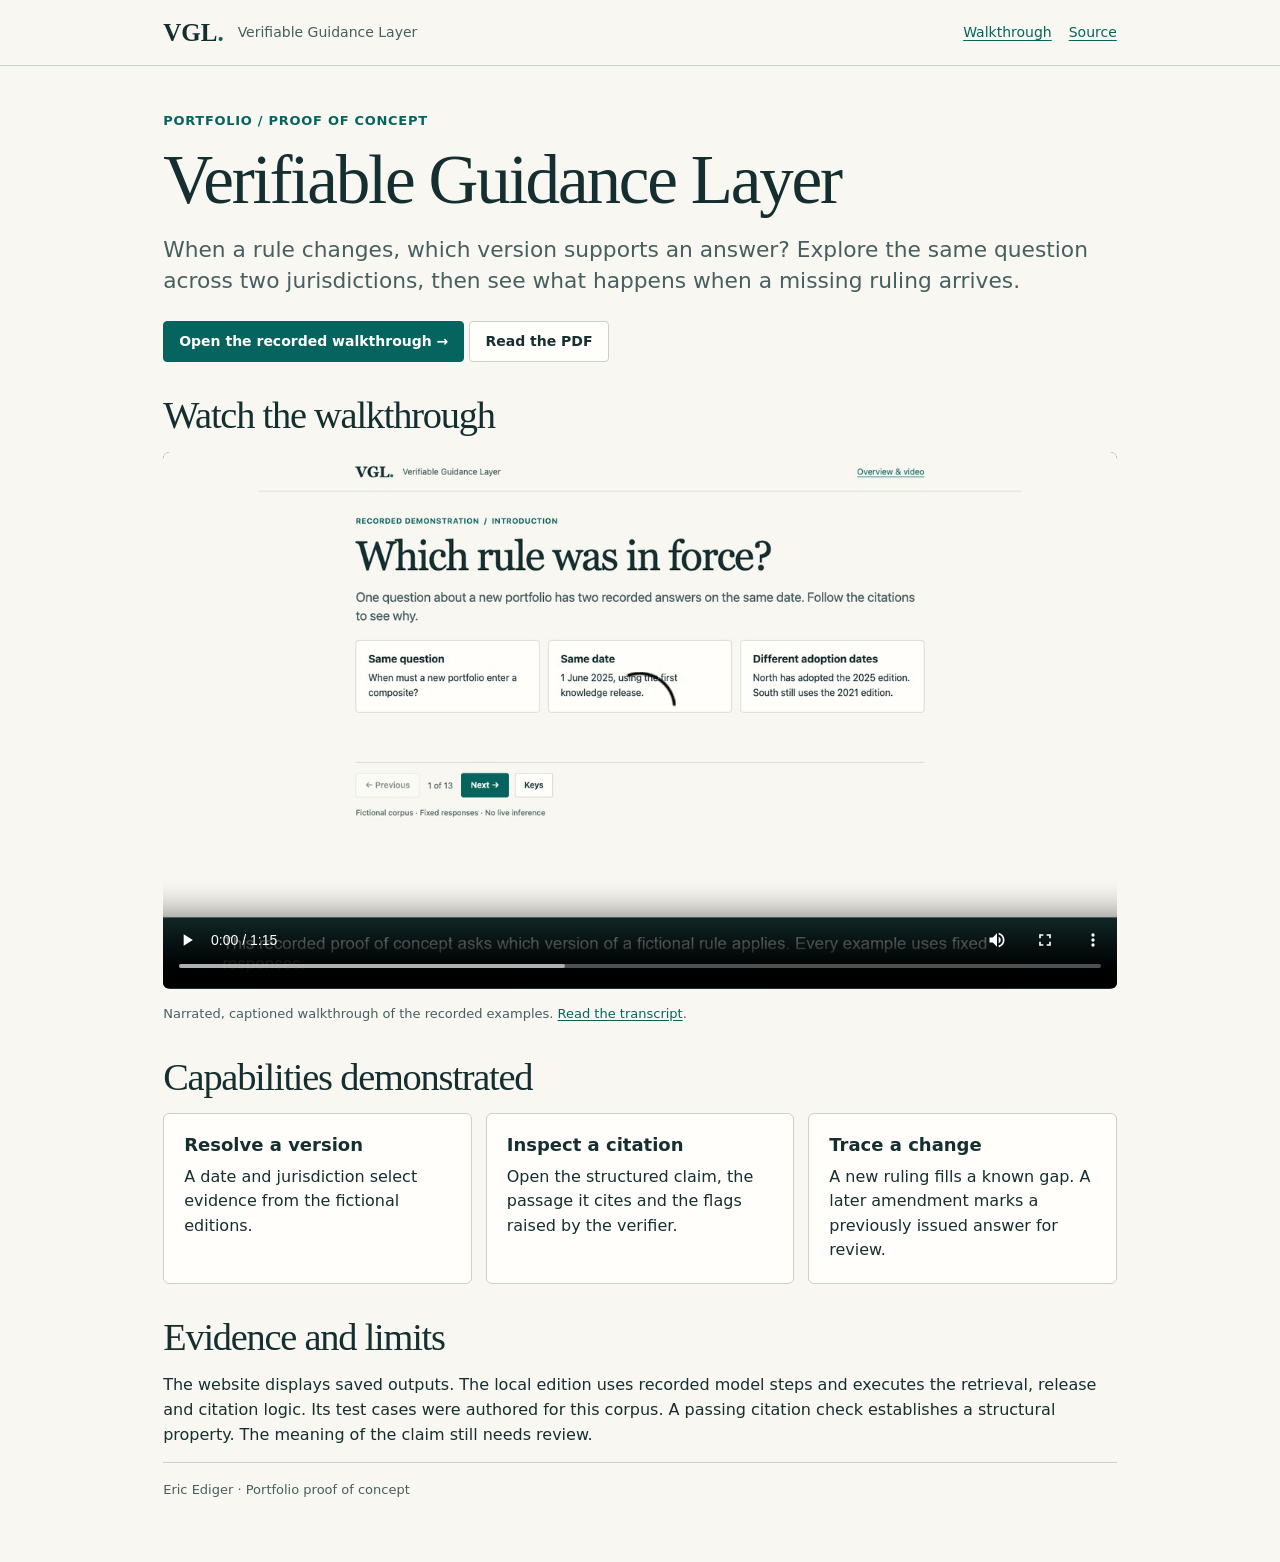
<file: website/index.html>
<!doctype html>
<html lang="en"><head><meta charset="utf-8"><meta name="robots" content="noindex,nofollow">
<meta name="viewport" content="width=device-width,initial-scale=1">
<meta http-equiv="refresh" content="0; url=vgl/review/index.html">
<title>Verifiable Guidance Layer</title></head>
<body><a href="vgl/review/index.html">Open the Verifiable Guidance Layer proof of concept</a></body></html>
</file>
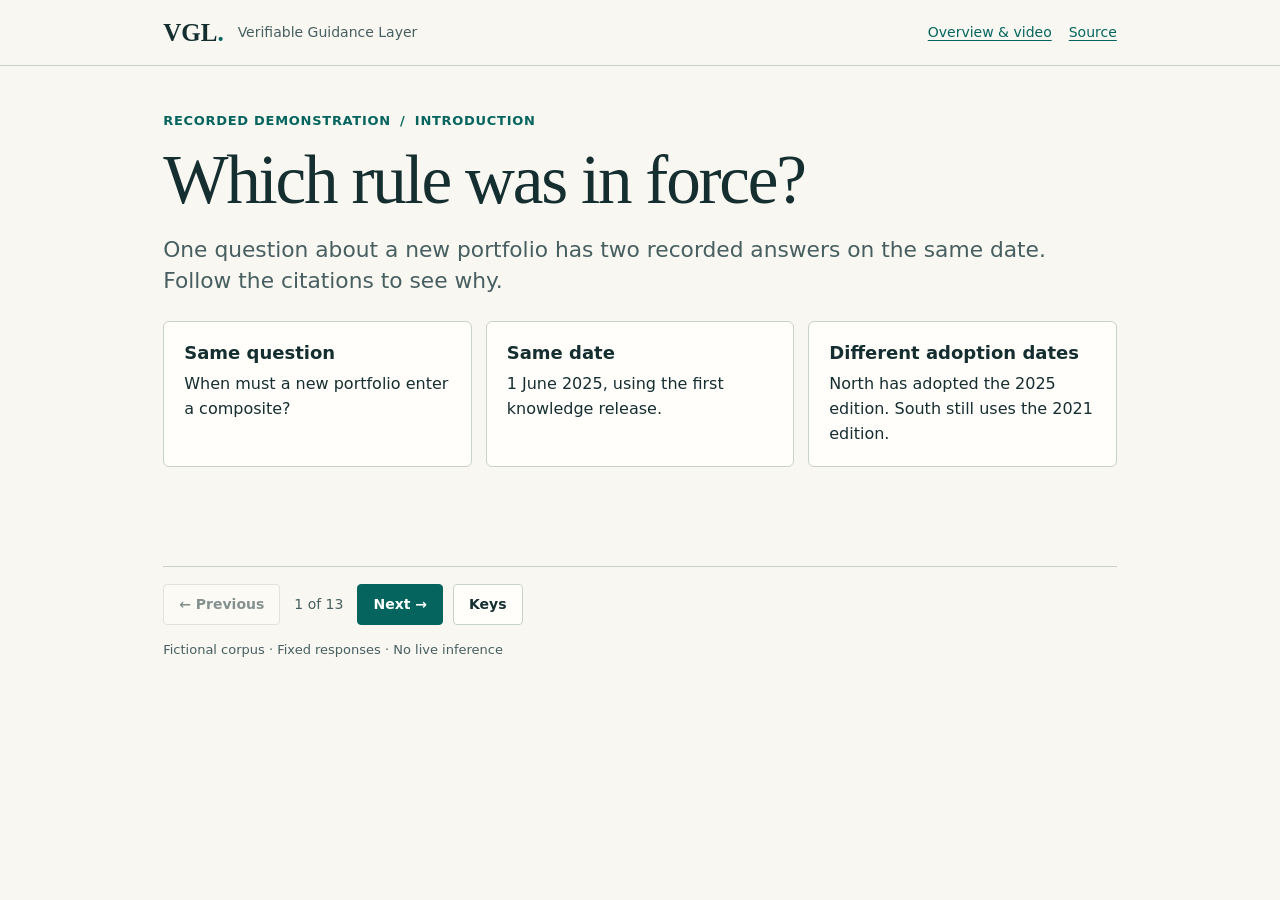
<file: website/vgl/index.html>
<!doctype html><html lang="en"><head><meta charset="utf-8"><meta name="viewport" content="width=device-width,initial-scale=1"><meta name="robots" content="noindex,nofollow"><title>Verifiable Guidance Layer • Recorded walkthrough</title><meta name="description" content="Explore how the date, jurisdiction and knowledge release change a recorded answer."><meta property="og:title" content="Verifiable Guidance Layer • Recorded walkthrough"><meta property="og:description" content="Explore how the date, jurisdiction and knowledge release change a recorded answer."><script>if (!location.pathname.endsWith("/") && !location.pathname.endsWith(".html")) { const base = document.createElement("base"); base.href = location.pathname + "/"; document.head.append(base); }</script><link rel="stylesheet" href="site.css"><script src="project.js" defer></script></head><body><header><div class="bar"><span class="brand">VGL<span class="dot">.</span></span><span class="brandname">Verifiable Guidance Layer</span><nav><a href="review/index.html">Overview & video</a><a data-source hidden>Source</a></nav></div></header>
<main><section class="step" aria-labelledby="title"><div class="eyebrow">Recorded demonstration <span> / </span> <span id="chapter"></span></div><h1 id="title" tabindex="-1"></h1><p class="lead" id="lede"></p><div id="content"></div></section>
<div class="controls"><button id="prev" aria-label="Previous step">← Previous</button><span id="position" role="status"></span><button id="next" aria-label="Next step">Next →</button><button id="help" aria-label="Keyboard shortcuts">Keys</button></div>
<p class="foot">Fictional corpus · Fixed responses · No live inference</p></main>
<dialog id="dialog"><div class="dialogbar"><h2 id="dialogtitle"></h2><button id="close">Close</button></div><div id="dialogbody"></div></dialog><script defer src="data.js"></script><script defer src="app.js"></script></body></html>
</file>
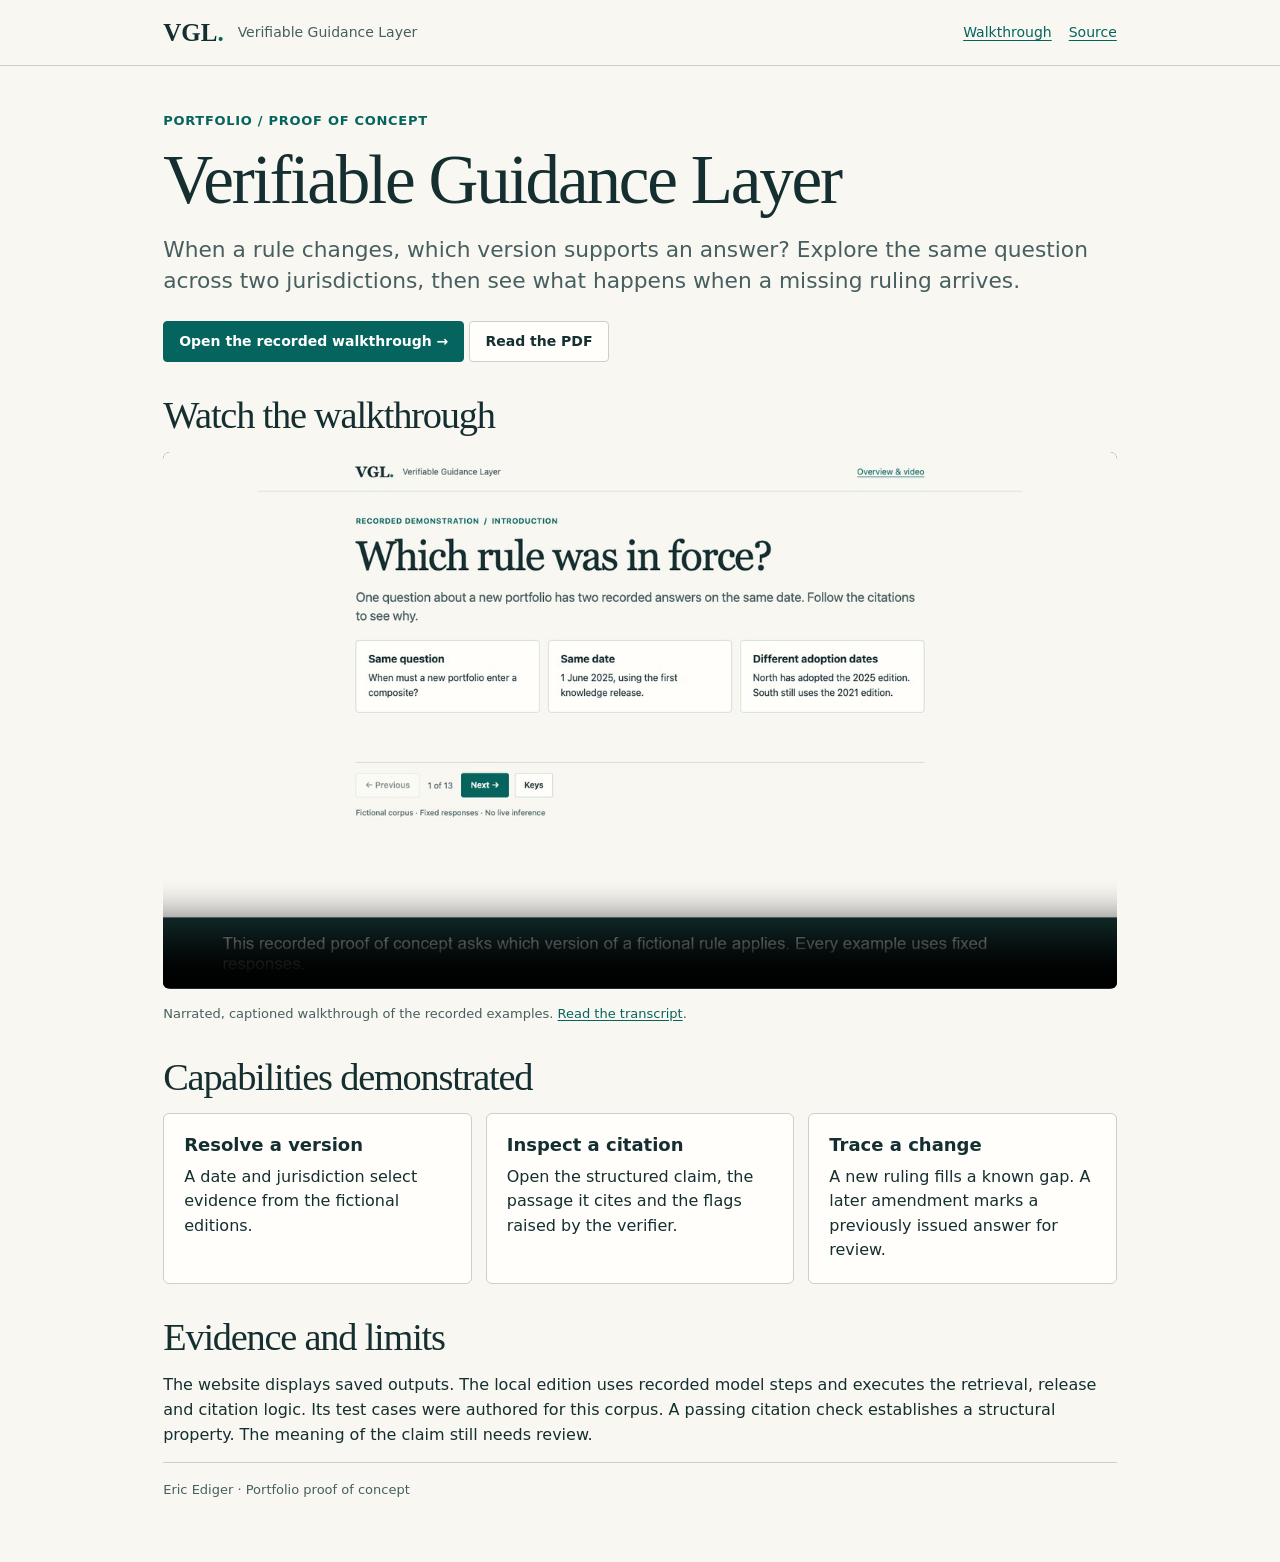
<file: website/vgl/review/index.html>
<!doctype html><html lang="en"><head><meta charset="utf-8"><meta name="viewport" content="width=device-width,initial-scale=1"><meta name="robots" content="noindex,nofollow"><title>Verifiable Guidance Layer • Proof of concept</title><meta name="description" content="A recorded demonstration of citation checks on fictional, versioned guidance."><meta property="og:title" content="Verifiable Guidance Layer • Proof of concept"><meta property="og:description" content="A recorded demonstration of citation checks on fictional, versioned guidance."><script>if (!location.pathname.endsWith("/") && !location.pathname.endsWith(".html")) { const base = document.createElement("base"); base.href = location.pathname + "/"; document.head.append(base); }</script><link rel="stylesheet" href="../site.css"><script src="../project.js" defer></script></head><body><header><div class="bar"><span class="brand">VGL<span class="dot">.</span></span><span class="brandname">Verifiable Guidance Layer</span><nav><a href="../index.html#1.1">Walkthrough</a><a data-source hidden>Source</a></nav></div></header>
<main><div class="eyebrow">Portfolio / Proof of concept</div><h1>Verifiable Guidance Layer</h1><p class="lead">When a rule changes, which version supports an answer? Explore the same question across two jurisdictions, then see what happens when a missing ruling arrives.</p>
<p><a class="action" href="../index.html#1.1">Open the recorded walkthrough →</a> <a class="secondary" href="vgl-walkthrough.pdf">Read the PDF</a></p>
<section><h2>Watch the walkthrough</h2><video controls playsinline preload="metadata" poster="../media/poster.jpg"><source src="../media/vgl-walkthrough.mp4" type="video/mp4"><source src="../media/vgl-walkthrough.webm" type="video/webm"><track kind="captions" srclang="en" label="English" src="../media/vgl-walkthrough.vtt"><a href="../media/vgl-walkthrough.mp4">Download the video</a></video><p class="foot">Narrated, captioned walkthrough of the recorded examples. <a href="../media/transcript.html">Read the transcript</a>.</p></section>
<section><h2>Capabilities demonstrated</h2><div class="grid"><article><h3>Resolve a version</h3><p>A date and jurisdiction select evidence from the fictional editions.</p></article><article><h3>Inspect a citation</h3><p>Open the structured claim, the passage it cites and the flags raised by the verifier.</p></article><article><h3>Trace a change</h3><p>A new ruling fills a known gap. A later amendment marks a previously issued answer for review.</p></article></div></section>
<section><h2>Evidence and limits</h2><p>The website displays saved outputs. The local edition uses recorded model steps and executes the retrieval, release and citation logic. Its test cases were authored for this corpus. A passing citation check establishes a structural property. The meaning of the claim still needs review.</p></section>
<footer>Eric Ediger · Portfolio proof of concept</footer></main></body></html>
</file>
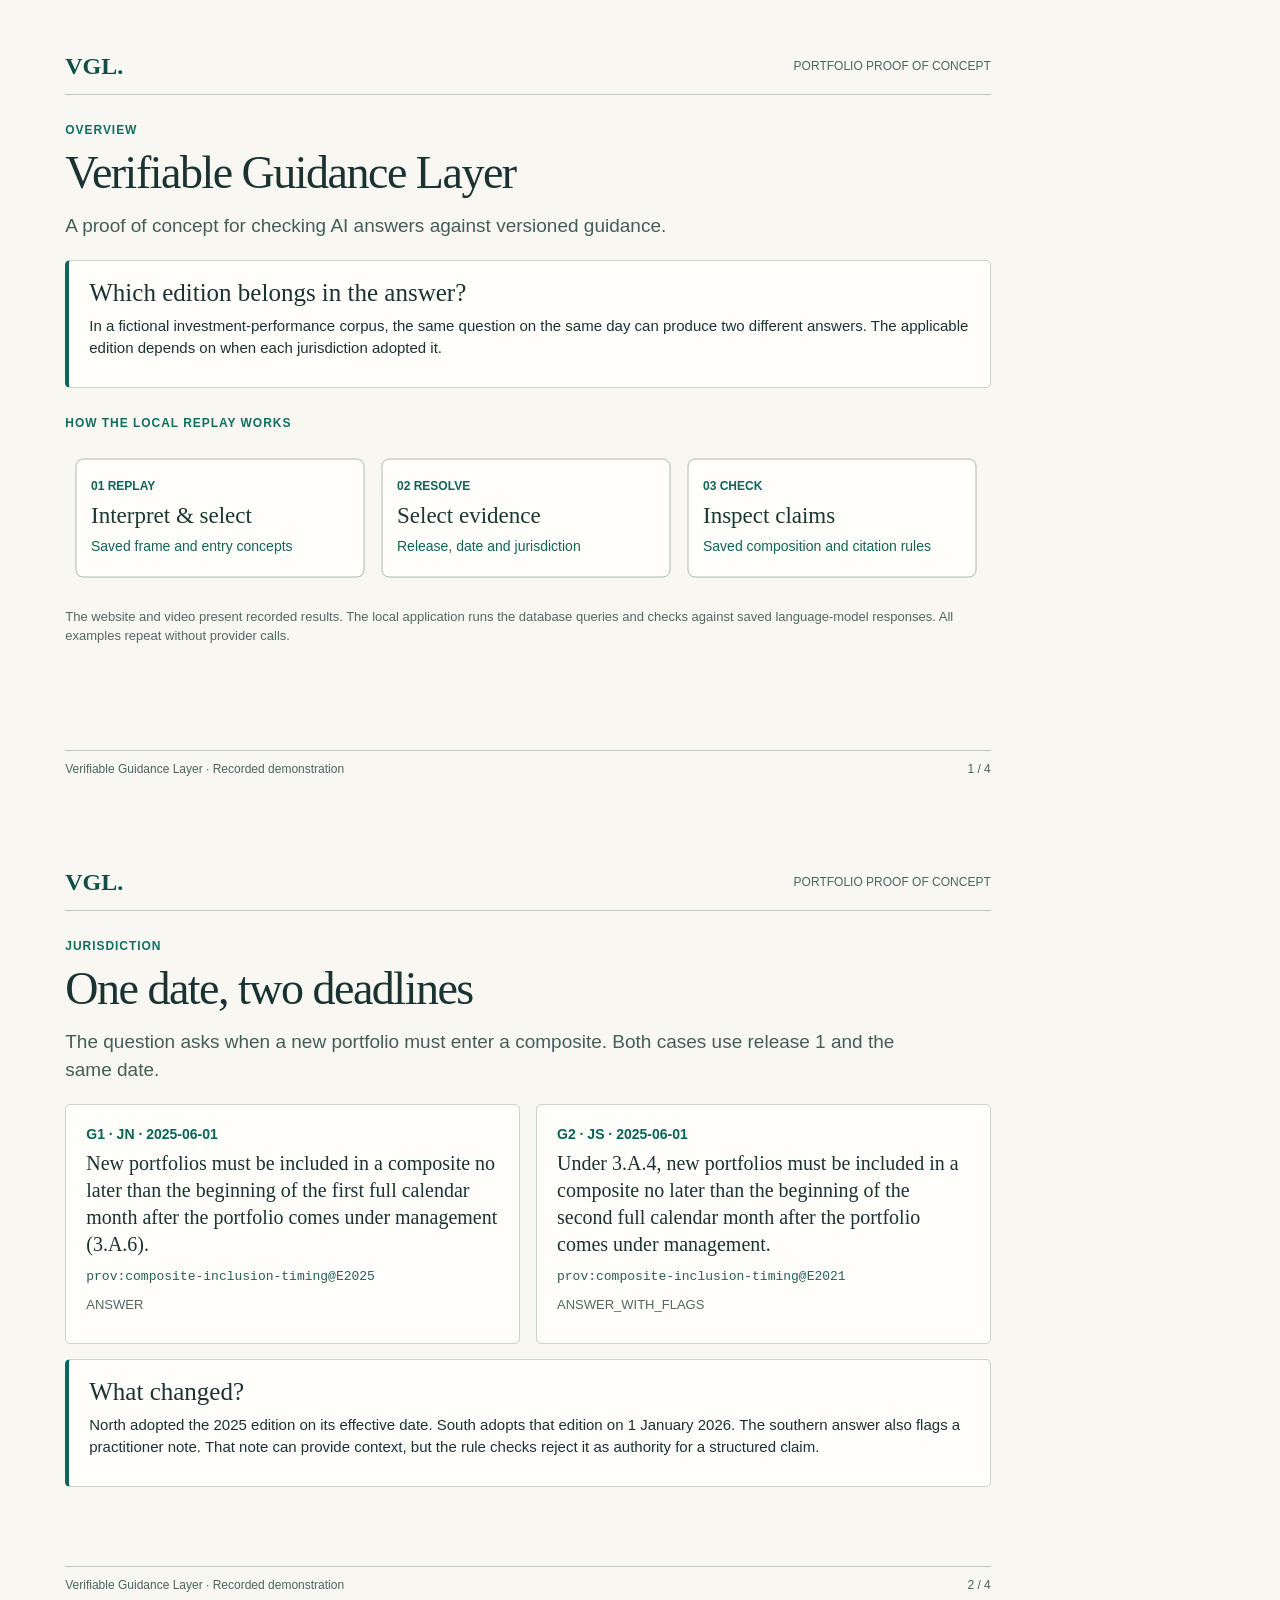
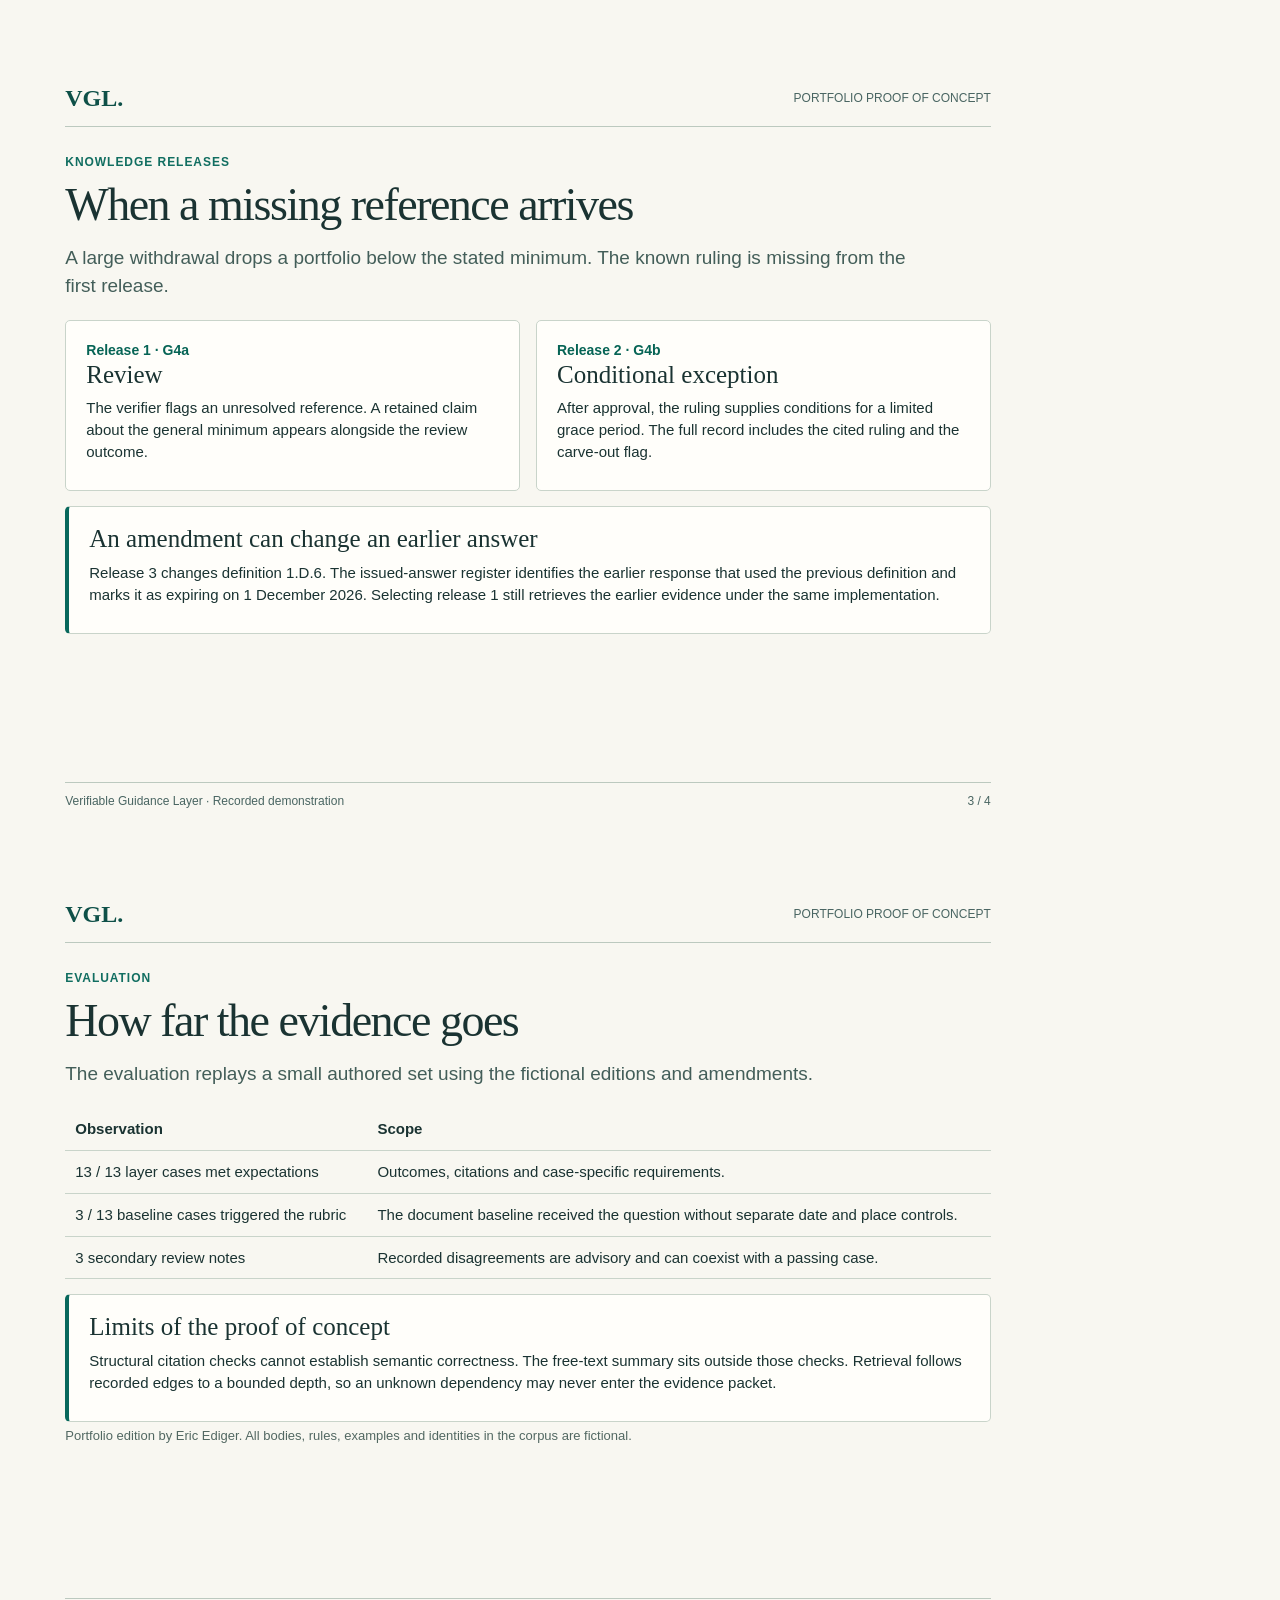
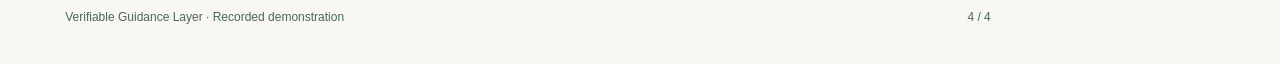
<file: docs/pdf/walkthrough.html>
<!doctype html><html lang="en"><head><meta charset="utf-8"><meta name="author" content="Eric Ediger"><title>Verifiable Guidance Layer | Recorded walkthrough</title><style>
@page{size:letter landscape;margin:0}
*{box-sizing:border-box}body{margin:0;font:15px/1.46 Arial,sans-serif;color:#1a3332;background:#f8f7f1}
.page{width:11in;height:8.5in;padding:0.55in .68in .48in;break-after:page;position:relative}.page:last-child{break-after:auto}
header,footer{display:flex;align-items:center;justify-content:space-between;color:#496562;font:12px Arial,sans-serif}
header{padding-bottom:14px;border-bottom:1px solid #bcc9bf}.word{font:bold 24px Georgia,serif;color:#0e5048}footer{position:absolute;left:.68in;right:.68in;bottom:.42in;border-top:1px solid #bcc9bf;padding-top:11px}
.k{font-size:12px;letter-spacing:.08em;text-transform:uppercase;font-weight:bold;color:#116e61;margin:27px 0 10px}h1{font:normal 46px/1.04 Georgia,serif;letter-spacing:-1.5px;margin:8px 0 15px}h2{font:normal 25px/1.13 Georgia,serif;margin:0 0 8px}p{margin:5px 0 10px}.lead{color:#435e59;font-size:19px;max-width:45em;margin-bottom:20px}.cols{display:grid;grid-template-columns:1fr 1fr;gap:16px}.card,.band{border:1px solid #c9d4ca;border-radius:5px;background:#fffefa;padding:18px 20px}.card strong,.band strong{font:600 14px Arial,sans-serif;color:#066455}.band{margin-top:15px;border-left:4px solid #08685c}.ref{font:13px/1.4 monospace;color:#285f56;overflow-wrap:anywhere}.quote{font:normal 20px/1.35 Georgia,serif}.mini{font-size:13px;color:#526862}.flow{width:100%;height:155px;object-fit:contain}.datum{font:normal 33px Georgia,serif;color:#076457;margin:8px 0}table{border-collapse:collapse;width:100%;margin:15px 0}td,th{padding:10px;text-align:left;border-bottom:1px solid #c9d4ca}a{color:#046459}
</style></head><body><section class="page"><header><span class="word">VGL.</span><span>PORTFOLIO PROOF OF CONCEPT</span></header><div class="k">Overview</div><h1>Verifiable Guidance Layer</h1><p class="lead">A proof of concept for checking AI answers against versioned guidance.</p><div class="band"><h2>Which edition belongs in the answer?</h2><p>In a fictional investment-performance corpus, the same question on the same day can produce two different answers. The applicable edition depends on when each jurisdiction adopted it.</p></div><p class="k">How the local replay works</p><img class="flow" src="../diagrams/architecture.svg" alt="Saved intake and search, versioned evidence, then saved claims and citation checks"><p class="mini">The website and video present recorded results. The local application runs the database queries and checks against saved language-model responses. All examples repeat without provider calls.</p><footer><span>Verifiable Guidance Layer · Recorded demonstration</span><span>1 / 4</span></footer></section><section class="page"><header><span class="word">VGL.</span><span>PORTFOLIO PROOF OF CONCEPT</span></header><div class="k">Jurisdiction</div><h1>One date, two deadlines</h1><p class="lead">The question asks when a new portfolio must enter a composite. Both cases use release 1 and the same date.</p><div class="cols"><div class="card"><strong>G1 · JN · 2025-06-01</strong><p class="quote">New portfolios must be included in a composite no later than the beginning of the first full calendar month after the portfolio comes under management (3.A.6).</p><p class="ref">prov:composite-inclusion-timing@E2025</p><p class="mini">ANSWER</p></div><div class="card"><strong>G2 · JS · 2025-06-01</strong><p class="quote">Under 3.A.4, new portfolios must be included in a composite no later than the beginning of the second full calendar month after the portfolio comes under management.</p><p class="ref">prov:composite-inclusion-timing@E2021</p><p class="mini">ANSWER_WITH_FLAGS</p></div></div><div class="band"><h2>What changed?</h2><p>North adopted the 2025 edition on its effective date. South adopts that edition on 1 January 2026. The southern answer also flags a practitioner note. That note can provide context, but the rule checks reject it as authority for a structured claim.</p></div><footer><span>Verifiable Guidance Layer · Recorded demonstration</span><span>2 / 4</span></footer></section><section class="page"><header><span class="word">VGL.</span><span>PORTFOLIO PROOF OF CONCEPT</span></header><div class="k">Knowledge releases</div><h1>When a missing reference arrives</h1><p class="lead">A large withdrawal drops a portfolio below the stated minimum. The known ruling is missing from the first release.</p><div class="cols"><div class="card"><strong>Release 1 · G4a</strong><h2>Review</h2><p>The verifier flags an unresolved reference. A retained claim about the general minimum appears alongside the review outcome.</p></div><div class="card"><strong>Release 2 · G4b</strong><h2>Conditional exception</h2><p>After approval, the ruling supplies conditions for a limited grace period. The full record includes the cited ruling and the carve-out flag.</p></div></div><div class="band"><h2>An amendment can change an earlier answer</h2><p>Release 3 changes definition 1.D.6. The issued-answer register identifies the earlier response that used the previous definition and marks it as expiring on 1 December 2026. Selecting release 1 still retrieves the earlier evidence under the same implementation.</p></div><footer><span>Verifiable Guidance Layer · Recorded demonstration</span><span>3 / 4</span></footer></section><section class="page"><header><span class="word">VGL.</span><span>PORTFOLIO PROOF OF CONCEPT</span></header><div class="k">Evaluation</div><h1>How far the evidence goes</h1><p class="lead">The evaluation replays a small authored set using the fictional editions and amendments.</p><table><thead><tr><th>Observation</th><th>Scope</th></tr></thead><tbody><tr><td>13 / 13 layer cases met expectations</td><td>Outcomes, citations and case-specific requirements.</td></tr><tr><td>3 / 13 baseline cases triggered the rubric</td><td>The document baseline received the question without separate date and place controls.</td></tr><tr><td>3 secondary review notes</td><td>Recorded disagreements are advisory and can coexist with a passing case.</td></tr></tbody></table><div class="band"><h2>Limits of the proof of concept</h2><p>Structural citation checks cannot establish semantic correctness. The free-text summary sits outside those checks. Retrieval follows recorded edges to a bounded depth, so an unknown dependency may never enter the evidence packet.</p></div><p class="mini">Portfolio edition by Eric Ediger. All bodies, rules, examples and identities in the corpus are fictional.</p><footer><span>Verifiable Guidance Layer · Recorded demonstration</span><span>4 / 4</span></footer></section></body></html>
</file>
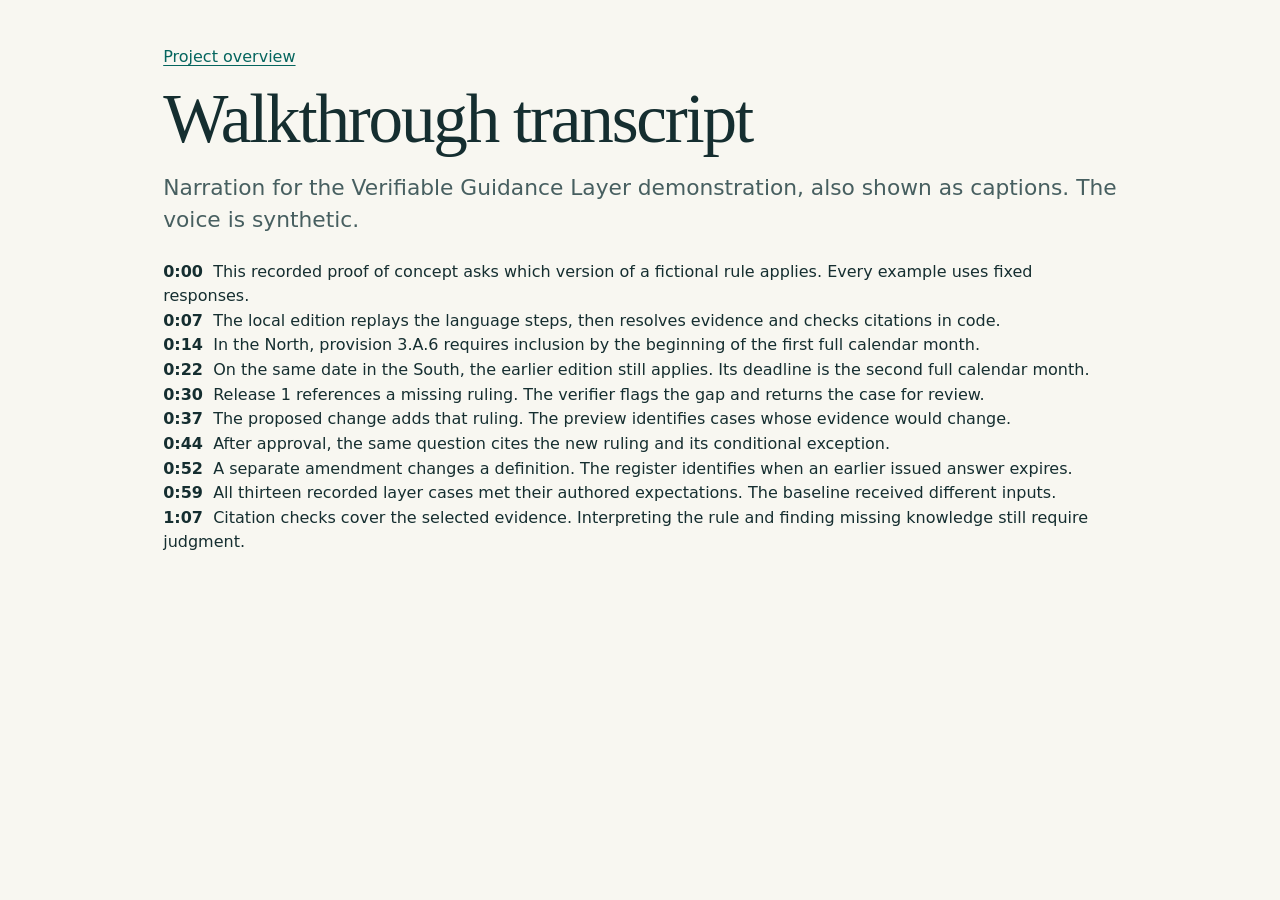
<file: website/vgl/media/transcript.html>
<!doctype html><html lang="en"><meta charset="utf-8"><meta name="viewport" content="width=device-width,initial-scale=1"><meta name="robots" content="noindex,nofollow"><title>Recorded walkthrough transcript | VGL</title><link rel="stylesheet" href="../site.css"><main><a href="../review/index.html">Project overview</a><h1>Walkthrough transcript</h1><p class="lead">Narration for the Verifiable Guidance Layer demonstration, also shown as captions. The voice is synthetic.</p><p><strong>0:00</strong> &nbsp;This recorded proof of concept asks which version of a fictional rule applies. Every example uses fixed responses.</p><p><strong>0:07</strong> &nbsp;The local edition replays the language steps, then resolves evidence and checks citations in code.</p><p><strong>0:14</strong> &nbsp;In the North, provision 3.A.6 requires inclusion by the beginning of the first full calendar month.</p><p><strong>0:22</strong> &nbsp;On the same date in the South, the earlier edition still applies. Its deadline is the second full calendar month.</p><p><strong>0:30</strong> &nbsp;Release 1 references a missing ruling. The verifier flags the gap and returns the case for review.</p><p><strong>0:37</strong> &nbsp;The proposed change adds that ruling. The preview identifies cases whose evidence would change.</p><p><strong>0:44</strong> &nbsp;After approval, the same question cites the new ruling and its conditional exception.</p><p><strong>0:52</strong> &nbsp;A separate amendment changes a definition. The register identifies when an earlier issued answer expires.</p><p><strong>0:59</strong> &nbsp;All thirteen recorded layer cases met their authored expectations. The baseline received different inputs.</p><p><strong>1:07</strong> &nbsp;Citation checks cover the selected evidence. Interpreting the rule and finding missing knowledge still require judgment.</p></main></html>
</file>
<file: website/vgl/site.css>
:root{color-scheme:light;--paper:#f8f7f1;--ink:#152e30;--muted:#475f60;--teal:#05655e;--line:#c9d2c9;--card:#fffefa;--serif:Georgia,serif;--sans:system-ui,-apple-system,sans-serif}
*{box-sizing:border-box}body{margin:0;background:var(--paper);color:var(--ink);font:16px/1.54 var(--sans)}header{border-bottom:1px solid var(--line)}.bar,main{max-width:1056px;margin:auto;padding:0 clamp(18px,4vw,54px)}.bar{display:flex;align-items:center;gap:14px;min-height:65px}.brand{font:bold 25px var(--serif)}.dot{color:var(--teal)}.brandname{color:var(--muted);font-size:14px}nav{margin-left:auto;display:flex;gap:17px}a{color:var(--teal);text-underline-offset:.18em}nav a{font-size:14px}main{padding-top:clamp(26px,5vh,64px);padding-bottom:30px}h1,h2,h3,p{margin:0}h1,h2{font-family:var(--serif);font-weight:normal;letter-spacing:-.032em}h1{font-size:clamp(39px,5.4vw,72px);line-height:1.025;max-width:16em;margin:14px 0 18px}h2{font-size:clamp(26px,3vw,40px);line-height:1.13}h3{font-size:18px;line-height:1.25}.eyebrow,.label,.foot,footer{color:var(--muted);font-size:13px}.eyebrow,.label{font-weight:650;letter-spacing:.055em;text-transform:uppercase}.eyebrow{color:var(--teal)}.eyebrow span{margin-left:4px}.lead{font-size:clamp(17px,1.7vw,22px);color:var(--muted);max-width:49em;line-height:1.45;margin-bottom:24px}.grid{display:grid;grid-template-columns:repeat(auto-fit,minmax(min(210px,100%),1fr));gap:14px;margin:17px 0}.grid article,.record,blockquote{background:var(--card);border:1px solid var(--line);border-radius:6px;padding:20px}.grid article p,.record p{margin-top:8px}.record{border-left:4px solid var(--teal);margin-top:15px}.record h2,.record h3{margin:9px 0}.record .quote{font:clamp(18px,1.8vw,25px)/1.38 var(--serif);max-width:42em}.meta{color:var(--muted);font-size:14px;margin:10px 0}.cite{color:var(--teal);font:13px/1.5 ui-monospace,monospace;overflow-wrap:anywhere}.controls,.row,.dialogbar{display:flex;align-items:center;gap:10px;flex-wrap:wrap}.controls{border-top:1px solid var(--line);padding-top:17px;margin-top:25px}.controls span{font-size:14px;color:var(--muted);margin:0 4px}.foot,footer{margin:15px 0}.action,button,.secondary{display:inline-block;font:600 14px/1.35 var(--sans);border:1px solid var(--line);padding:10px 15px;border-radius:4px;background:var(--card);color:var(--ink);cursor:pointer;text-decoration:none}#next,.action{background:var(--teal);border-color:var(--teal);color:white}button:disabled{opacity:.5;cursor:default}button:hover:enabled,.secondary:hover,.action:hover{outline:1px solid var(--teal)}:focus-visible{outline:3px solid #087e75;outline-offset:3px}section+section, main>section:not(.step){margin-top:32px}section h2+p,section h2+.grid{margin-top:14px}video{width:100%;border-radius:7px;display:block;background:var(--ink);margin-top:15px}footer{padding:17px 0;border-top:1px solid var(--line)}dialog{border:1px solid var(--line);border-radius:7px;background:var(--paper);color:var(--ink);padding:24px;width:min(760px,92vw);max-height:85vh}dialog::backdrop{background:#092d2e9e}.dialogbar{justify-content:space-between;margin-bottom:17px}dialog h2{font-size:28px}dialog h3{margin:18px 0 6px}dialog li{margin:6px 0}pre{white-space:pre-wrap;overflow-wrap:anywhere;font:13px/1.45 ui-monospace,monospace}summary{cursor:pointer;color:var(--teal)}details{margin-top:14px}#title:focus:not(:focus-visible){outline:none}.step{min-height:min(430px,50vh)}[hidden]{display:none!important}
@media(max-width:600px){.brandname{display:none}main{padding-top:23px}.bar{min-height:52px}.grid{grid-template-columns:1fr}.grid article,.record{padding:15px}.row{gap:7px}body{font-size:15px}.controls{gap:6px}.controls button{padding:9px 10px}nav{gap:10px}.lead{margin-bottom:16px}.secondary{margin:6px 0}}
</file>
